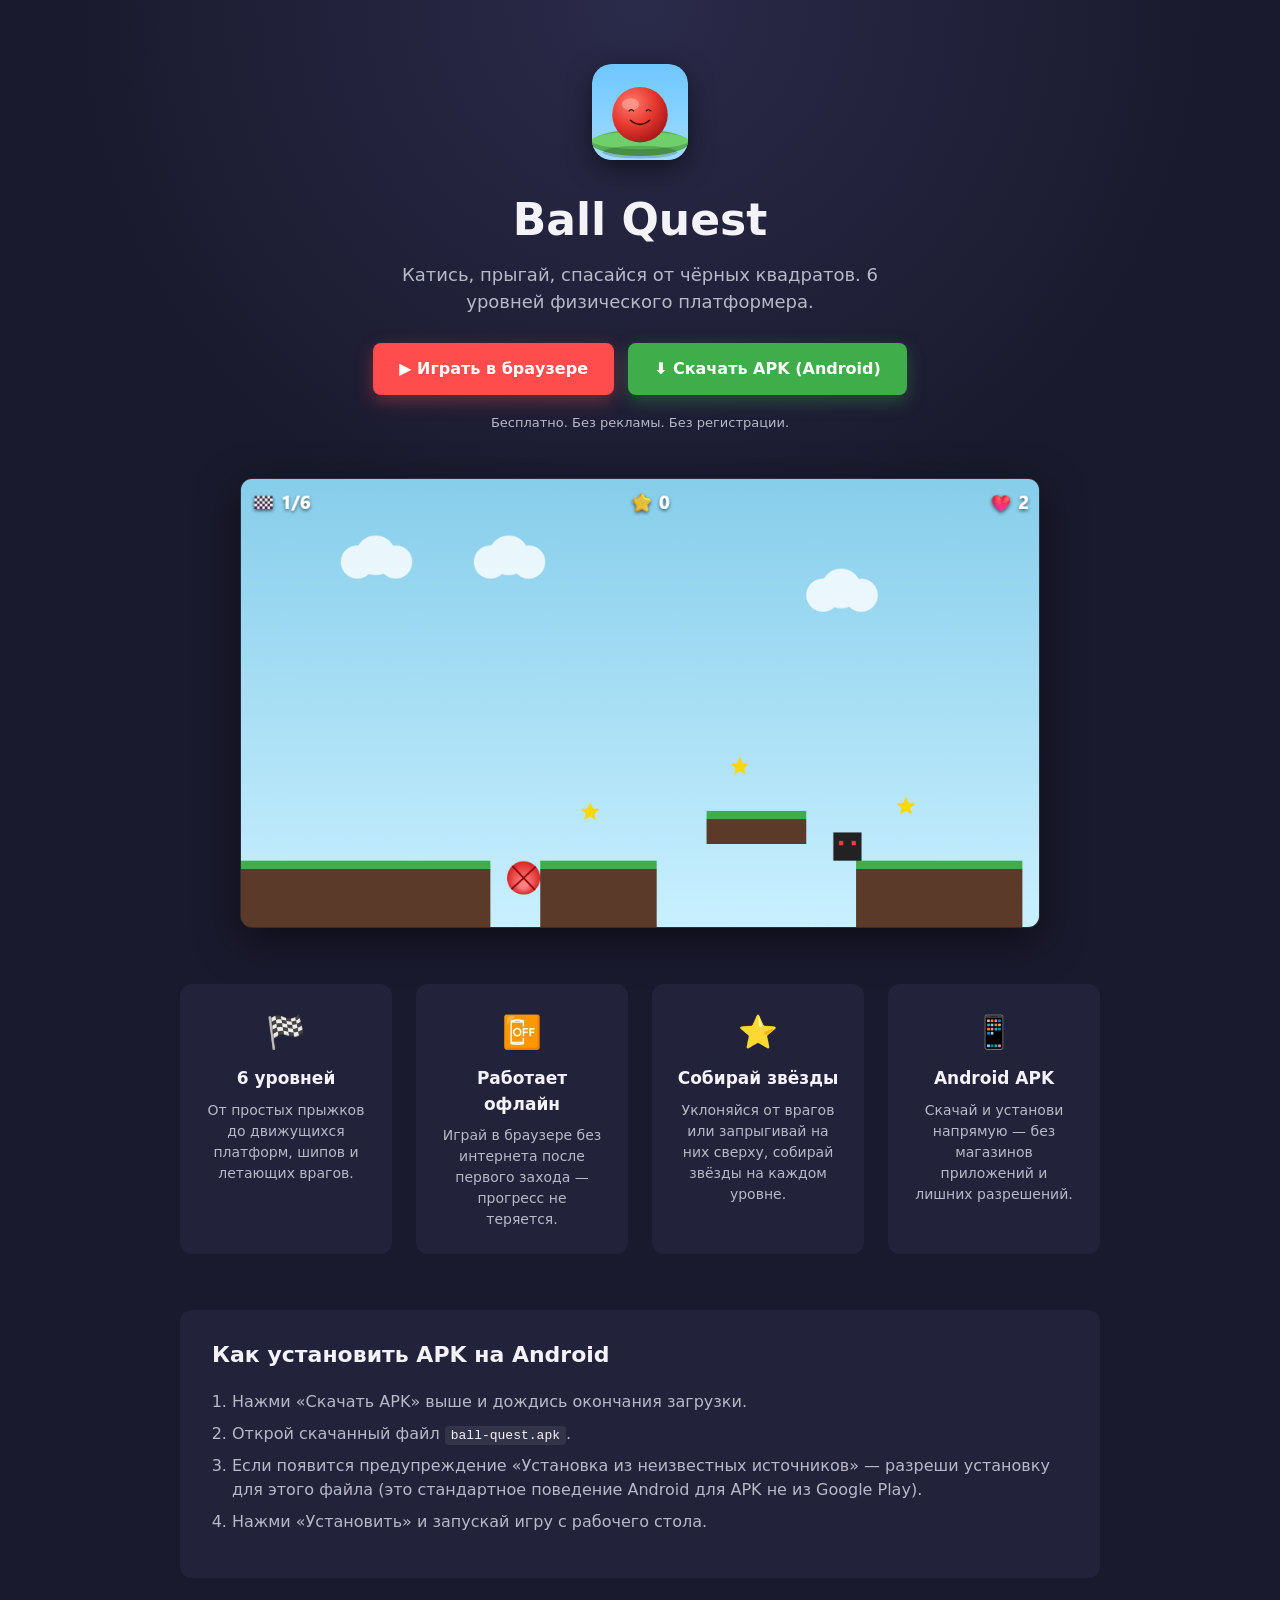
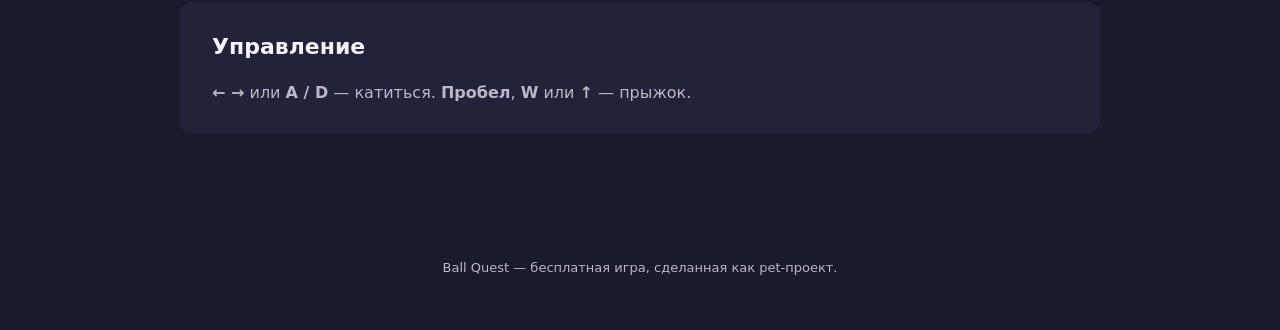
<file: index.html>
<!DOCTYPE html>
<html lang="ru">
<head>
<meta charset="UTF-8">
<meta name="viewport" content="width=device-width, initial-scale=1.0">
<title>Ball Quest — скачать бесплатно</title>
<meta name="description" content="Ball Quest — физический платформер про катящийся шарик. 6 уровней, играй в браузере бесплатно или скачай APK для Android.">
<link rel="icon" href="img/icon.svg" type="image/svg+xml">
<link rel="stylesheet" href="style.css">
</head>
<body>

  <header class="hero">
    <img src="img/icon.svg" alt="Ball Quest" class="hero-icon">
    <h1>Ball Quest</h1>
    <p class="tagline">Катись, прыгай, спасайся от чёрных квадратов. 6 уровней физического платформера.</p>
    <div class="cta-row">
      <a href="play/index.html" class="btn btn-primary">▶ Играть в браузере</a>
      <a href="downloads/ball-quest.apk" class="btn btn-secondary" download>⬇ Скачать APK (Android)</a>
    </div>
    <p class="hint">Бесплатно. Без рекламы. Без регистрации.</p>
  </header>

  <main>
    <section class="screenshot-wrap">
      <img src="img/screenshot-1.png" alt="Скриншот геймплея Ball Quest" class="screenshot">
    </section>

    <section class="features">
      <div class="feature">
        <div class="feature-icon">🏁</div>
        <h3>6 уровней</h3>
        <p>От простых прыжков до движущихся платформ, шипов и летающих врагов.</p>
      </div>
      <div class="feature">
        <div class="feature-icon">📴</div>
        <h3>Работает офлайн</h3>
        <p>Играй в браузере без интернета после первого захода — прогресс не теряется.</p>
      </div>
      <div class="feature">
        <div class="feature-icon">⭐</div>
        <h3>Собирай звёзды</h3>
        <p>Уклоняйся от врагов или запрыгивай на них сверху, собирай звёзды на каждом уровне.</p>
      </div>
      <div class="feature">
        <div class="feature-icon">📱</div>
        <h3>Android APK</h3>
        <p>Скачай и установи напрямую — без магазинов приложений и лишних разрешений.</p>
      </div>
    </section>

    <section class="install-guide">
      <h2>Как установить APK на Android</h2>
      <ol>
        <li>Нажми «Скачать APK» выше и дождись окончания загрузки.</li>
        <li>Открой скачанный файл <code>ball-quest.apk</code>.</li>
        <li>Если появится предупреждение «Установка из неизвестных источников» — разреши установку для этого файла (это стандартное поведение Android для APK не из Google Play).</li>
        <li>Нажми «Установить» и запускай игру с рабочего стола.</li>
      </ol>
    </section>

    <section class="controls-guide">
      <h2>Управление</h2>
      <p><strong>← →</strong> или <strong>A / D</strong> — катиться. <strong>Пробел</strong>, <strong>W</strong> или <strong>↑</strong> — прыжок.</p>
    </section>
  </main>

  <footer>
    <p>Ball Quest — бесплатная игра, сделанная как pet-проект.</p>
  </footer>

</body>
</html>
</file>
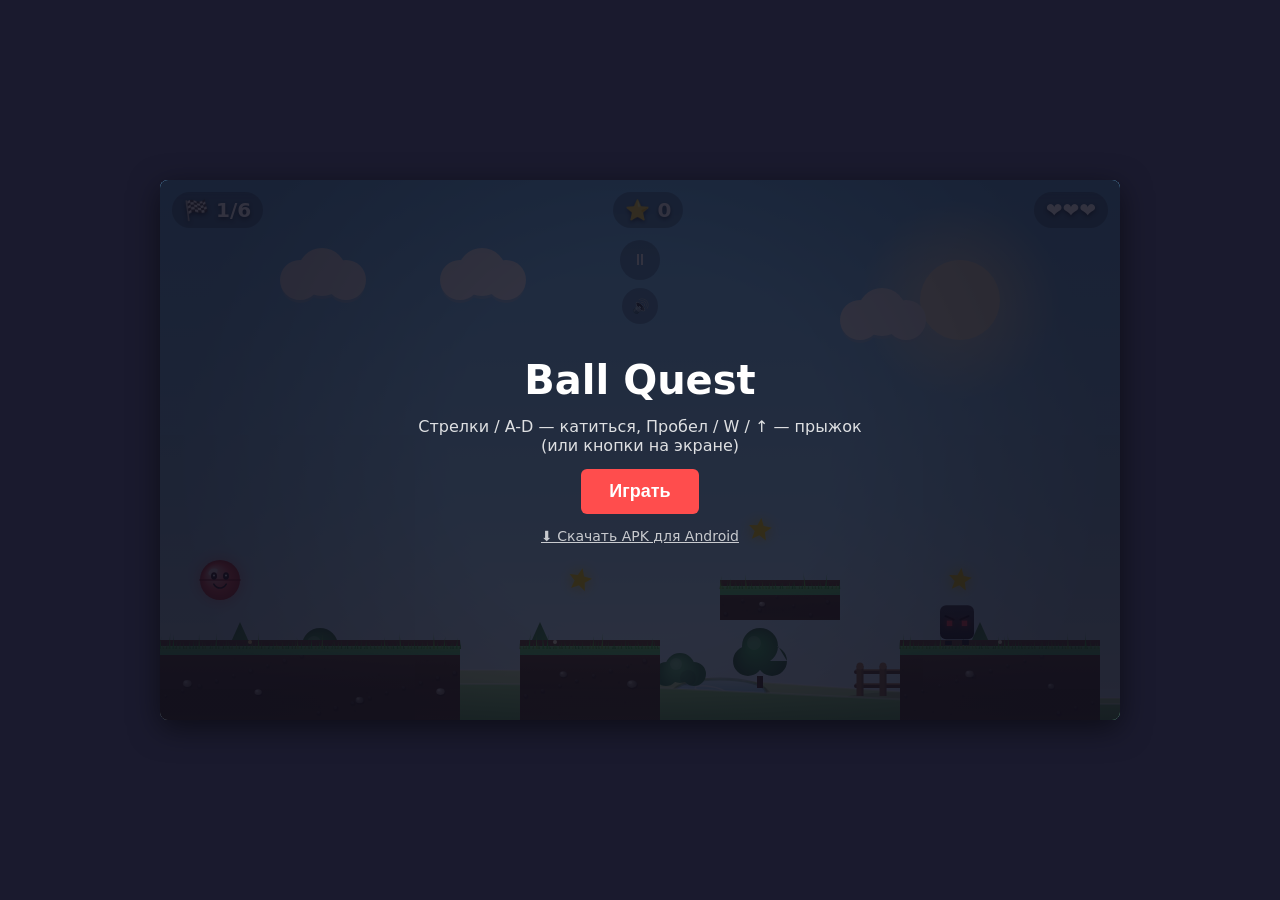
<file: play/index.html>
<!DOCTYPE html>
<html lang="ru">
<head>
<meta charset="UTF-8">
<meta name="viewport" content="width=device-width, initial-scale=1.0">
<title>Ball Quest</title>
<meta name="theme-color" content="#1a1a2e">
<link rel="manifest" href="manifest.json">
<link rel="icon" href="icon.svg" type="image/svg+xml">
<link rel="stylesheet" href="style.css">
</head>
<body>
  <div id="game-wrap">
    <canvas id="game" width="960" height="540"></canvas>

    <div id="hud">
      <div id="level">🏁 <span id="level-val">1/6</span></div>
      <div id="score">⭐ <span id="score-val">0</span></div>
      <div id="lives">
        <span class="heart-icon" data-life="1">❤️</span><span class="heart-icon" data-life="2">❤️</span><span class="heart-icon" data-life="3">❤️</span>
      </div>
    </div>
    <button id="pause-btn" aria-label="Пауза">⏸</button>
    <button id="mute-btn" aria-label="Звук">🔊</button>
    <div id="offline-badge" class="hidden">Офлайн-режим</div>

    <div id="touch-controls">
      <button id="btn-left" class="touch-btn" aria-label="Влево">◀</button>
      <button id="btn-right" class="touch-btn" aria-label="Вправо">▶</button>
      <button id="btn-jump" class="touch-btn" aria-label="Прыжок">⤒</button>
    </div>

    <div id="overlay" class="screen">
      <h1>Ball Quest</h1>
      <p>Стрелки / A-D — катиться, Пробел / W / ↑ — прыжок<br>(или кнопки на экране)</p>
      <button id="start-btn">Играть</button>
      <a href="https://kamox123.github.io/ball-quest/downloads/ball-quest.apk" class="apk-link" target="_blank" rel="noopener">⬇ Скачать APK для Android</a>
    </div>

    <div id="pause-screen" class="screen hidden">
      <h1>Пауза</h1>
      <button id="resume-btn">Продолжить</button>
    </div>

    <div id="win-screen" class="screen hidden">
      <h1>Уровень пройден!</h1>
      <p id="win-score"></p>
      <button id="restart-btn">Играть снова</button>
    </div>

    <div id="lose-screen" class="screen hidden">
      <h1>Игра окончена</h1>
      <p id="lose-score"></p>
      <button id="retry-btn">Попробовать снова</button>
    </div>
  </div>

  <script src="game.js"></script>
  <script src="sw-register.js"></script>
</body>
</html>
</file>
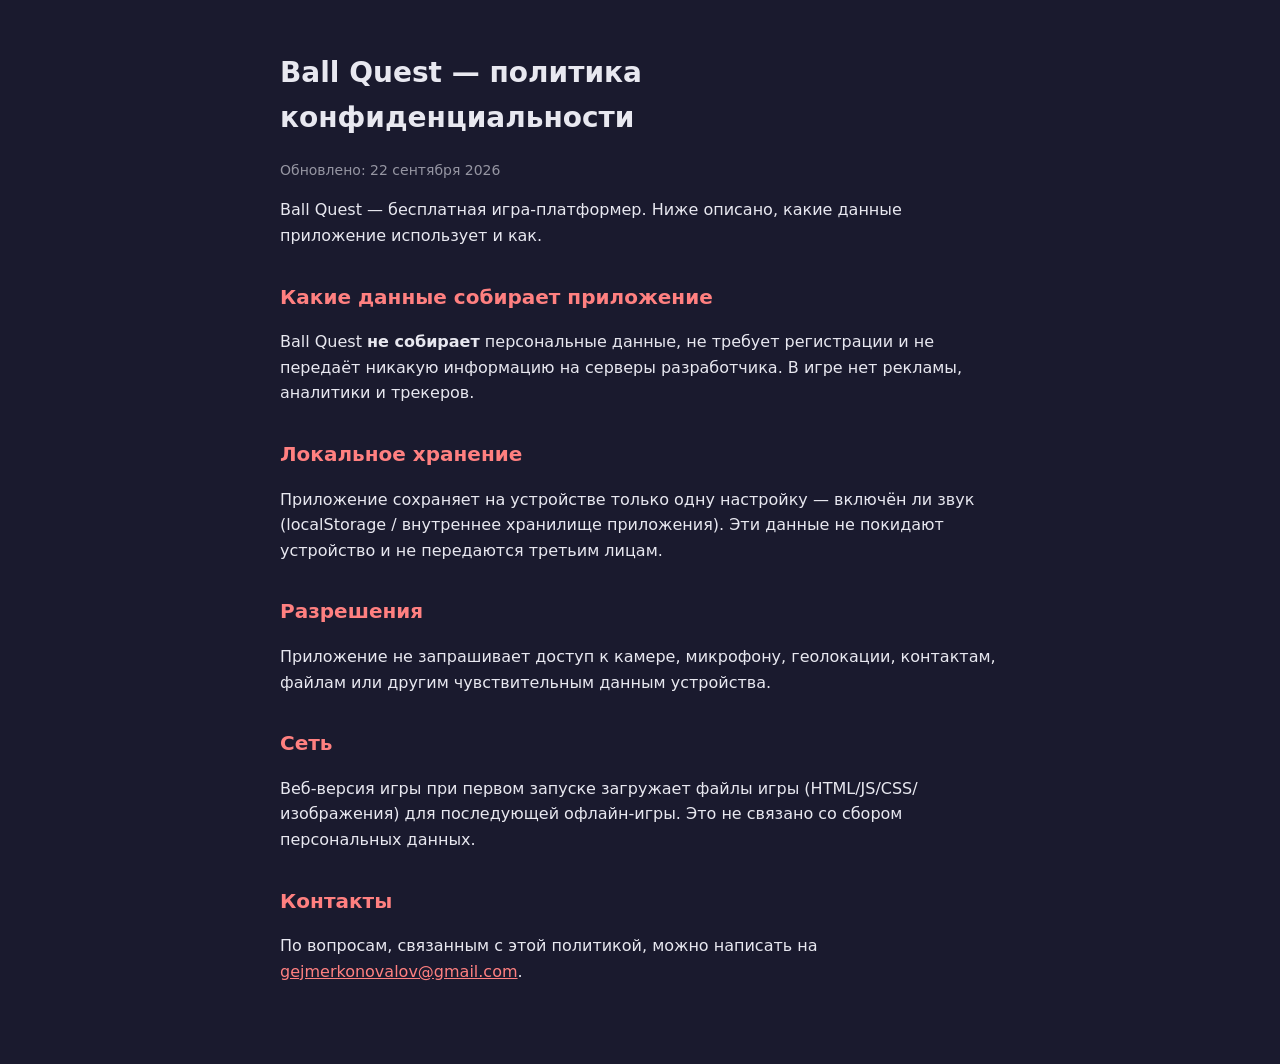
<file: privacy.html>
<!DOCTYPE html>
<html lang="ru">
<head>
<meta charset="UTF-8">
<meta name="viewport" content="width=device-width, initial-scale=1.0">
<title>Ball Quest — политика конфиденциальности</title>
<link rel="icon" href="img/icon.svg" type="image/svg+xml">
<style>
  body {
    margin: 0;
    padding: 32px 20px 64px;
    background: #1a1a2e;
    color: #e8e8f0;
    font-family: 'Segoe UI', system-ui, sans-serif;
    line-height: 1.6;
  }
  .wrap { max-width: 720px; margin: 0 auto; }
  h1 { font-size: 28px; }
  h2 { font-size: 20px; margin-top: 32px; color: #ff8080; }
  a { color: #ff8080; }
  .updated { opacity: 0.6; font-size: 14px; }
</style>
</head>
<body>
  <div class="wrap">
    <h1>Ball Quest — политика конфиденциальности</h1>
    <p class="updated">Обновлено: 22 сентября 2026</p>

    <p>Ball Quest — бесплатная игра-платформер. Ниже описано, какие данные приложение использует и как.</p>

    <h2>Какие данные собирает приложение</h2>
    <p>Ball Quest <strong>не собирает</strong> персональные данные, не требует регистрации и не передаёт никакую информацию на серверы разработчика. В игре нет рекламы, аналитики и трекеров.</p>

    <h2>Локальное хранение</h2>
    <p>Приложение сохраняет на устройстве только одну настройку — включён ли звук (localStorage / внутреннее хранилище приложения). Эти данные не покидают устройство и не передаются третьим лицам.</p>

    <h2>Разрешения</h2>
    <p>Приложение не запрашивает доступ к камере, микрофону, геолокации, контактам, файлам или другим чувствительным данным устройства.</p>

    <h2>Сеть</h2>
    <p>Веб-версия игры при первом запуске загружает файлы игры (HTML/JS/CSS/изображения) для последующей офлайн-игры. Это не связано со сбором персональных данных.</p>

    <h2>Контакты</h2>
    <p>По вопросам, связанным с этой политикой, можно написать на <a href="mailto:gejmerkonovalov@gmail.com">gejmerkonovalov@gmail.com</a>.</p>
  </div>
</body>
</html>
</file>
<file: style.css>
:root {
  --bg: #1a1a2e;
  --bg-alt: #22223a;
  --accent: #ff4d4d;
  --accent-2: #3fae4a;
  --text: #f2f2f7;
  --text-dim: #b8b8c8;
}

* { box-sizing: border-box; }

body {
  margin: 0;
  background: var(--bg);
  color: var(--text);
  font-family: 'Segoe UI', system-ui, sans-serif;
  line-height: 1.5;
}

.hero {
  text-align: center;
  padding: 64px 20px 48px;
  background: radial-gradient(circle at 50% 0%, #2a2a4a 0%, var(--bg) 70%);
}

.hero-icon {
  width: 96px;
  height: 96px;
  border-radius: 20px;
  box-shadow: 0 8px 24px rgba(0,0,0,0.5);
}

.hero h1 {
  font-size: 44px;
  margin: 20px 0 8px;
}

.tagline {
  color: var(--text-dim);
  font-size: 18px;
  max-width: 480px;
  margin: 0 auto 28px;
}

.cta-row {
  display: flex;
  gap: 14px;
  justify-content: center;
  flex-wrap: wrap;
}

.btn {
  display: inline-block;
  padding: 14px 26px;
  border-radius: 8px;
  text-decoration: none;
  font-weight: bold;
  font-size: 16px;
  transition: transform 0.15s, box-shadow 0.15s;
}

.btn:hover {
  transform: translateY(-2px);
}

.btn-primary {
  background: var(--accent);
  color: #fff;
  box-shadow: 0 6px 18px rgba(255,77,77,0.35);
}

.btn-secondary {
  background: var(--accent-2);
  color: #fff;
  box-shadow: 0 6px 18px rgba(63,174,74,0.35);
}

.hint {
  margin-top: 18px;
  color: var(--text-dim);
  font-size: 13px;
}

main {
  max-width: 960px;
  margin: 0 auto;
  padding: 0 20px 60px;
}

.screenshot-wrap {
  display: flex;
  justify-content: center;
  margin: -16px 0 56px;
}

.screenshot {
  width: 100%;
  max-width: 800px;
  border-radius: 12px;
  box-shadow: 0 12px 40px rgba(0,0,0,0.5);
  border: 1px solid rgba(255,255,255,0.08);
}

.features {
  display: grid;
  grid-template-columns: repeat(auto-fit, minmax(200px, 1fr));
  gap: 24px;
  margin-bottom: 56px;
}

.feature {
  background: var(--bg-alt);
  border-radius: 12px;
  padding: 24px;
  text-align: center;
}

.feature-icon {
  font-size: 32px;
  margin-bottom: 10px;
}

.feature h3 {
  margin: 0 0 8px;
  font-size: 17px;
}

.feature p {
  margin: 0;
  color: var(--text-dim);
  font-size: 14px;
}

.install-guide, .controls-guide {
  background: var(--bg-alt);
  border-radius: 12px;
  padding: 28px 32px;
  margin-bottom: 24px;
}

.install-guide h2, .controls-guide h2 {
  margin-top: 0;
  font-size: 22px;
}

.install-guide ol {
  color: var(--text-dim);
  padding-left: 20px;
}

.install-guide li {
  margin-bottom: 8px;
}

.install-guide code {
  background: rgba(255,255,255,0.08);
  padding: 2px 6px;
  border-radius: 4px;
  color: var(--text);
}

.controls-guide p {
  color: var(--text-dim);
  margin: 0;
}

footer {
  text-align: center;
  padding: 28px 20px 40px;
  color: var(--text-dim);
  font-size: 13px;
}
</file>
<file: play/style.css>
* { box-sizing: border-box; }

body {
  margin: 0;
  min-height: 100vh;
  display: flex;
  align-items: center;
  justify-content: center;
  background: #1a1a2e;
  font-family: 'Segoe UI', system-ui, sans-serif;
}

#game-wrap {
  position: relative;
  width: 960px;
  max-width: 100vw;
  aspect-ratio: 960 / 540;
}

canvas {
  width: 100%;
  height: 100%;
  display: block;
  background: #87ceeb;
  border-radius: 8px;
  box-shadow: 0 8px 30px rgba(0,0,0,0.5);
}

#hud {
  position: absolute;
  top: 12px;
  left: 12px;
  right: 12px;
  display: flex;
  justify-content: space-between;
  align-items: center;
  font-size: 20px;
  font-weight: bold;
  color: #fff;
  text-shadow: 0 2px 4px rgba(0,0,0,0.6);
  pointer-events: none;
}

#hud > div {
  background: rgba(0, 0, 0, 0.28);
  padding: 6px 12px;
  border-radius: 999px;
  backdrop-filter: blur(2px);
}

.heart-icon {
  transition: opacity 0.2s, filter 0.2s;
}

.heart-icon.lost {
  opacity: 0.35;
  filter: grayscale(1);
}

#pause-btn {
  position: absolute;
  top: 60px;
  left: 50%;
  transform: translateX(-50%);
  width: 40px;
  height: 40px;
  border-radius: 50%;
  border: none;
  background: rgba(0, 0, 0, 0.28);
  color: #fff;
  font-size: 16px;
  cursor: pointer;
  display: flex;
  align-items: center;
  justify-content: center;
}

#pause-btn:hover { background: rgba(0, 0, 0, 0.45); }

#mute-btn {
  position: absolute;
  top: 108px;
  left: 50%;
  transform: translateX(-50%);
  width: 36px;
  height: 36px;
  border-radius: 50%;
  border: none;
  background: rgba(0, 0, 0, 0.28);
  color: #fff;
  font-size: 14px;
  cursor: pointer;
  display: flex;
  align-items: center;
  justify-content: center;
}

#mute-btn:hover { background: rgba(0, 0, 0, 0.45); }

#touch-controls {
  position: absolute;
  inset: 0;
  pointer-events: none;
}

.touch-btn {
  position: absolute;
  bottom: 26px;
  width: 68px;
  height: 68px;
  border-radius: 50%;
  border: 2px solid rgba(255, 255, 255, 0.55);
  background: rgba(255, 255, 255, 0.16);
  color: #fff;
  font-size: 28px;
  display: flex;
  align-items: center;
  justify-content: center;
  pointer-events: auto;
  -webkit-tap-highlight-color: transparent;
  touch-action: none;
  user-select: none;
}

.touch-btn:active,
.touch-btn.active {
  background: rgba(255, 255, 255, 0.4);
}

#btn-left { left: 20px; }
#btn-right { left: 100px; }
#btn-jump {
  right: 20px;
  width: 78px;
  height: 78px;
  background: rgba(255, 77, 77, 0.35);
  border-color: rgba(255, 120, 120, 0.7);
}
#btn-jump:active, #btn-jump.active { background: rgba(255, 77, 77, 0.6); }

@media (hover: hover) and (pointer: fine) {
  #touch-controls { display: none; }
}

.screen {
  position: absolute;
  inset: 0;
  background: rgba(15, 15, 30, 0.85);
  color: #fff;
  display: flex;
  flex-direction: column;
  align-items: center;
  justify-content: center;
  text-align: center;
  border-radius: 8px;
  gap: 14px;
}

.hidden {
  display: none !important;
}

#offline-badge {
  position: absolute;
  bottom: 12px;
  left: 12px;
  padding: 6px 12px;
  font-size: 13px;
  font-weight: bold;
  color: #fff;
  background: rgba(255, 77, 77, 0.85);
  border-radius: 4px;
  pointer-events: none;
}

.screen h1 {
  margin: 0;
  font-size: 40px;
}

.screen p {
  margin: 0;
  font-size: 16px;
  opacity: 0.85;
}

.screen button {
  padding: 12px 28px;
  font-size: 18px;
  font-weight: bold;
  border: none;
  border-radius: 6px;
  background: #ff4d4d;
  color: #fff;
  cursor: pointer;
  transition: transform 0.1s, background 0.2s;
}

.screen button:hover {
  background: #ff6b6b;
  transform: translateY(-2px);
}

.apk-link {
  color: rgba(255, 255, 255, 0.75);
  font-size: 14px;
  text-decoration: underline;
}

.apk-link:hover {
  color: #fff;
}
</file>
